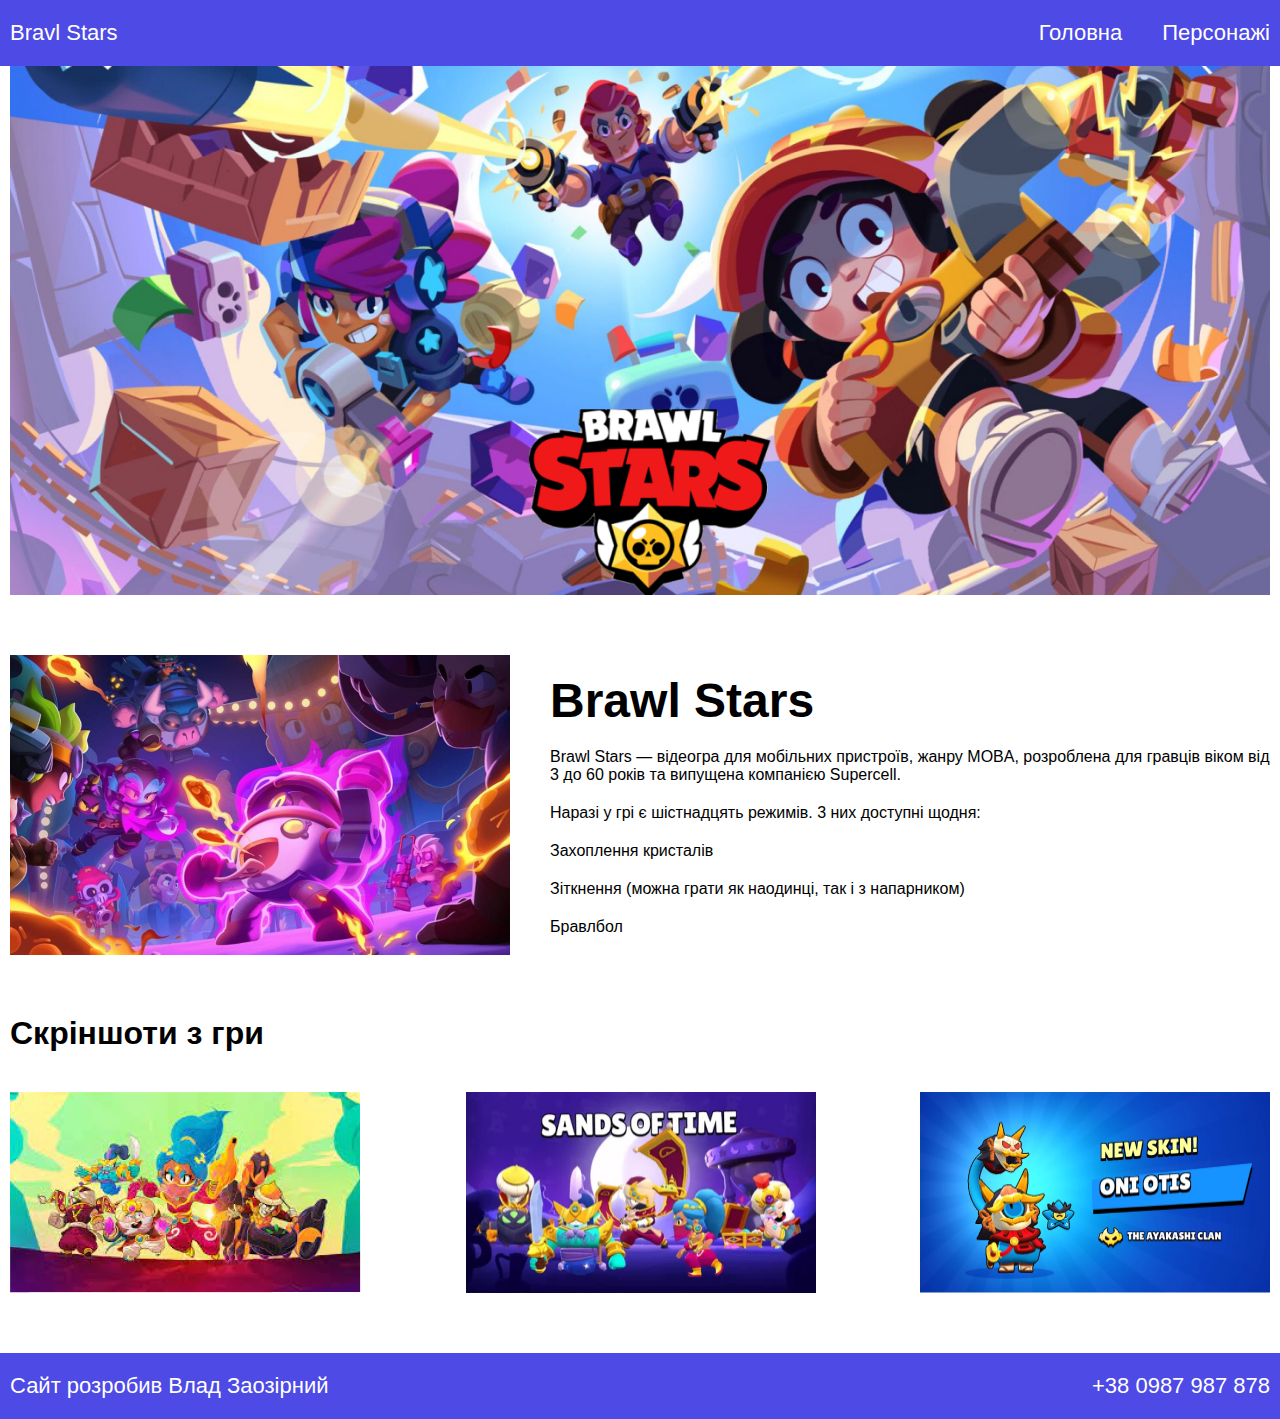
<file: index.html>
<html>

<head>
	<title>Brawl Stars</title>
	<link rel="stylesheet" href="./style.css">
</head>

<body>

	<header>
		<div class="box">
			<div class="rov">
				<p class="logo">
					Bravl Stars
				</p>
				<nav>
					<a href="./index.html">Головна</a>
					<a href="./second.html">Персонажі</a>
				</nav>
			</div>
		</div>
	</header>

	<main>

		<section class="first">
			<div class="box">
				<img src="./Group 1.png" alt="">
			</div>
		</section>

		<section class="descr">
			<div class="box">
				<div class="rov">
					<img src="./image 6.png" alt="">
					<div class="descr-text">
						<h1>Brawl Stars</h1>
						<p>Brawl Stars — відеогра для мобільних пристроїв, жанру
							MOBA, розроблена для гравців віком від 3 до 60 років та
							випущена компанією Supercell.</p>
						<p>Наразі у грі є шістнадцять режимів. 3 них доступні щодня: </p>
						<p>Захоплення кристалів </p>
						<p>Зіткнення (можна грати як наодинці, так і з напарником)</p>
						<p>Бравлбол</p>
					</div>
				</div>
			</div>
		</section>

		<section class="screens">
			<div class="box">
				<h2>Скріншоти з гри</h2>
				<div class="rov">
					<img src="./image 2.png" alt="">
					<img src="./image 4.png" alt="">
					<img src="./image 7.png" alt="">
				</div>
			</div>
		</section>

	</main>

	<footer>
		<div class="box">
			<div class="rov">
				<p>Сайт розробив Влад Заозірний</p>
				<a href="tel:+38 0987 987 878">+38 0987 987 878</a>
			</div>
		</div>
	</footer>


</body>

</html>
</file>
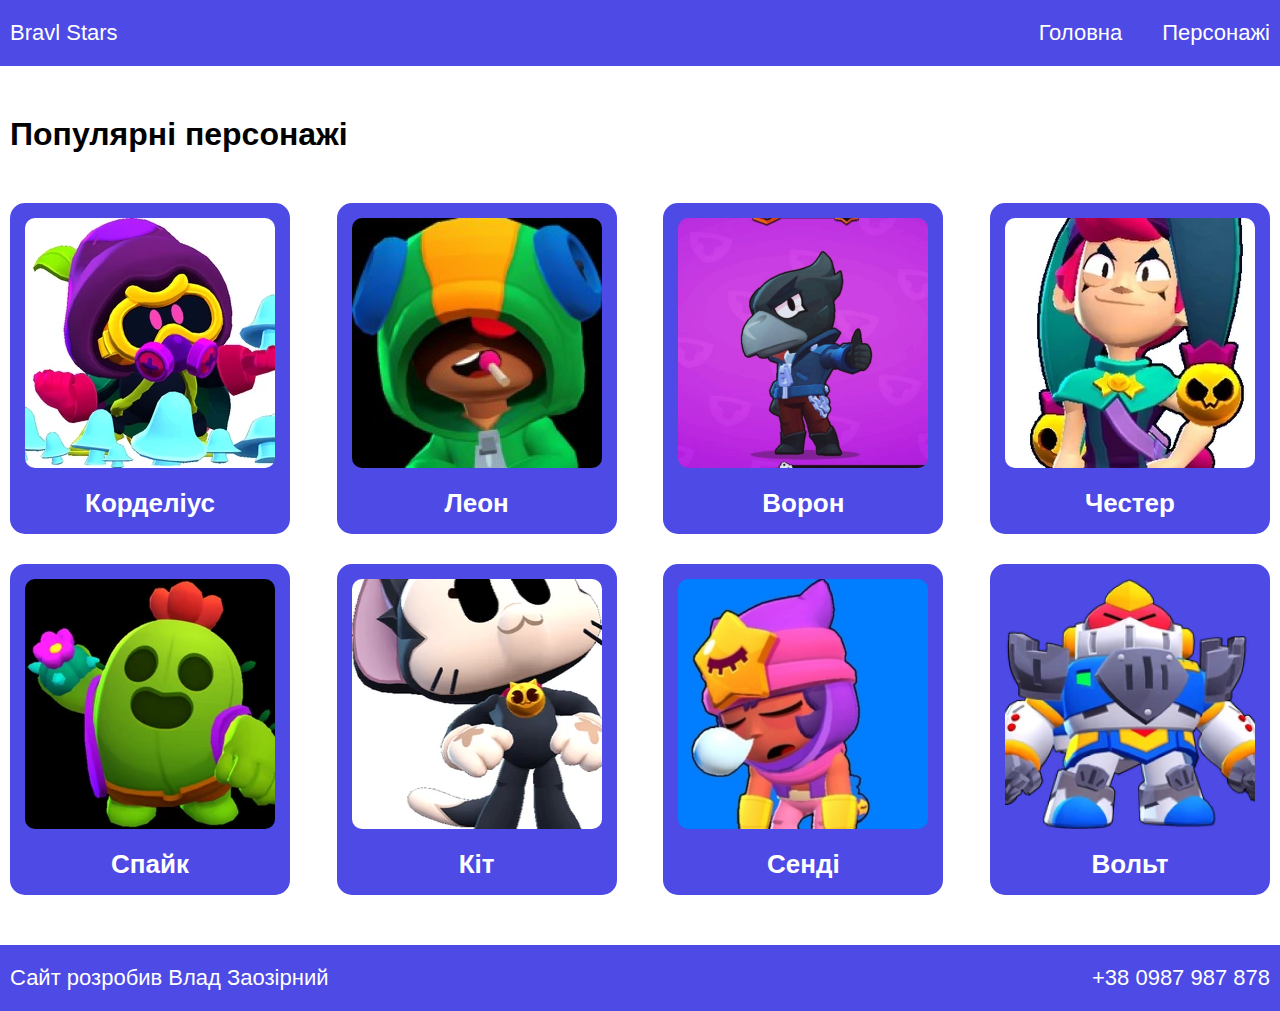
<file: second.html>
<html>

<head>
	<title>Brawl Stars</title>
	<link rel="stylesheet" href="./style.css">
</head>

<body>

	<header>
		<div class="box">
			<div class="rov">
				<p class="logo">
					Bravl Stars
				</p>
				<nav>
					<a href="./index.html">Головна</a>
					<a href="./second.html">Персонажі</a>
				</nav>
			</div>
		</div>
	</header>

	<main>

		<section class="heroes">
			<div class="box">
				<h1>Популярні персонажі</h1>
				<div class="heroes-list">

					<div class="heroes__card">
						<img src="./heroes/kord.png" alt="">
						<h3>Корделіус</h3>
					</div>

					<div class="heroes__card">
						<img src="./heroes/leon.png" alt="">
						<h3>Леон</h3>
					</div>

					<div class="heroes__card">
						<img src="./heroes/voron.png" alt="">
						<h3>Ворон</h3>
					</div>

					<div class="heroes__card">
						<img src="./heroes/chester.png" alt="">
						<h3>Честер</h3>
					</div>

					<div class="heroes__card">
						<img src="./heroes/spike.png" alt="">
						<h3>Спайк</h3>
					</div>

					<div class="heroes__card">
						<img src="./heroes/cat.png" alt="">
						<h3>Кіт</h3>
					</div>

					<div class="heroes__card">
						<img src="./heroes/sendi.png" alt="">
						<h3>Сенді</h3>
					</div>

					<div class="heroes__card">
						<img src="./heroes/volt.png" alt="">
						<h3>Вольт</h3>
					</div>


				</div>
			</div>
		</section>

	</main>

	<footer>
		<div class="box">
			<div class="rov">
				<p>Сайт розробив Влад Заозірний</p>
				<a href="tel:+38 0987 987 878">+38 0987 987 878</a>
			</div>
		</div>
	</footer>


</body>

</html>
</file>
<file: style.css>
*{
	box-sizing: border-box;
	margin: 0;
	font-family: Arial, "Helvetica Neue", Helvetica, sans-serif;
}

.box{
	max-width: 1380px;
	margin: 0 auto;
	padding: 0 10px;
}

.rov{
	display: flex;
	justify-content: space-between;
}

header, footer{
	background-color: #4D4AE5;
	color: white;
	padding: 20px 0;
	font-size: 22px;
}

header a, footer a{
	color: white;
	text-decoration: none;
	display: block;
	margin-left: 40px;
}

nav{
	display: flex;
}

.first img{
	display: block;
	margin: 0 auto;
	width: 100%;
}

.descr{
	padding: 60px 0;
}

.descr .rov{
	align-items: center;
}

.descr h1{
	font-size: 48px;
}

.descr p{
	margin-top: 20px;
}

.descr-text{
	margin-left: 40px;
}

.screens{
	padding: 0 0 60px 0;
}

.screens h2{
	margin-bottom: 40px;
	font-size: 32px;
}

.heroes{
	padding: 50px 0;
}

.heroes-list{
	margin-top: 50px;
	display: flex;
	flex-wrap: wrap;
	gap: 30px;
	justify-content: space-between;
}

.heroes__card{
	width: 280px;
	background-color: #4D4AE5;
	padding: 15px;
	color: white;
	text-align: center;
	border-radius: 15px;
}

.heroes__card img{
	border-radius: 10px;
}

.heroes__card h3{
	margin-top: 20px;
	font-size: 26px;
}
</file>
